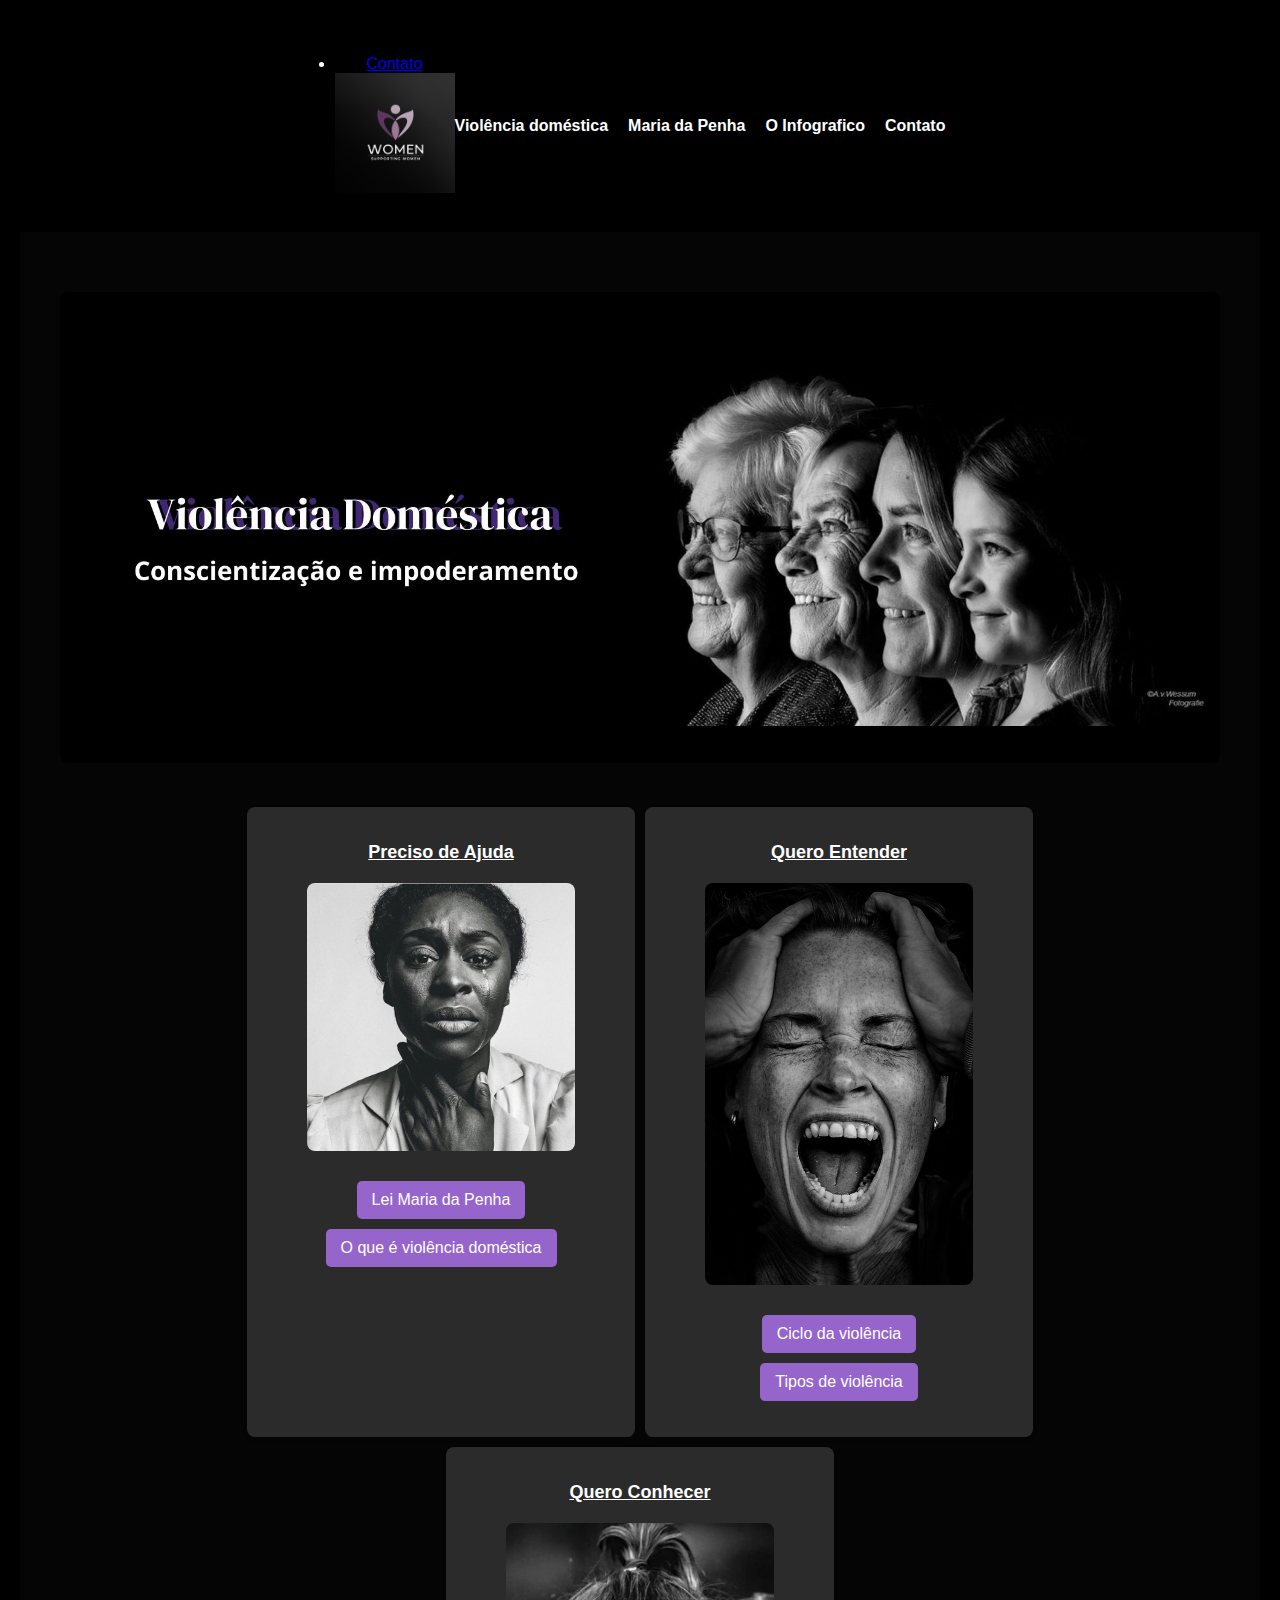
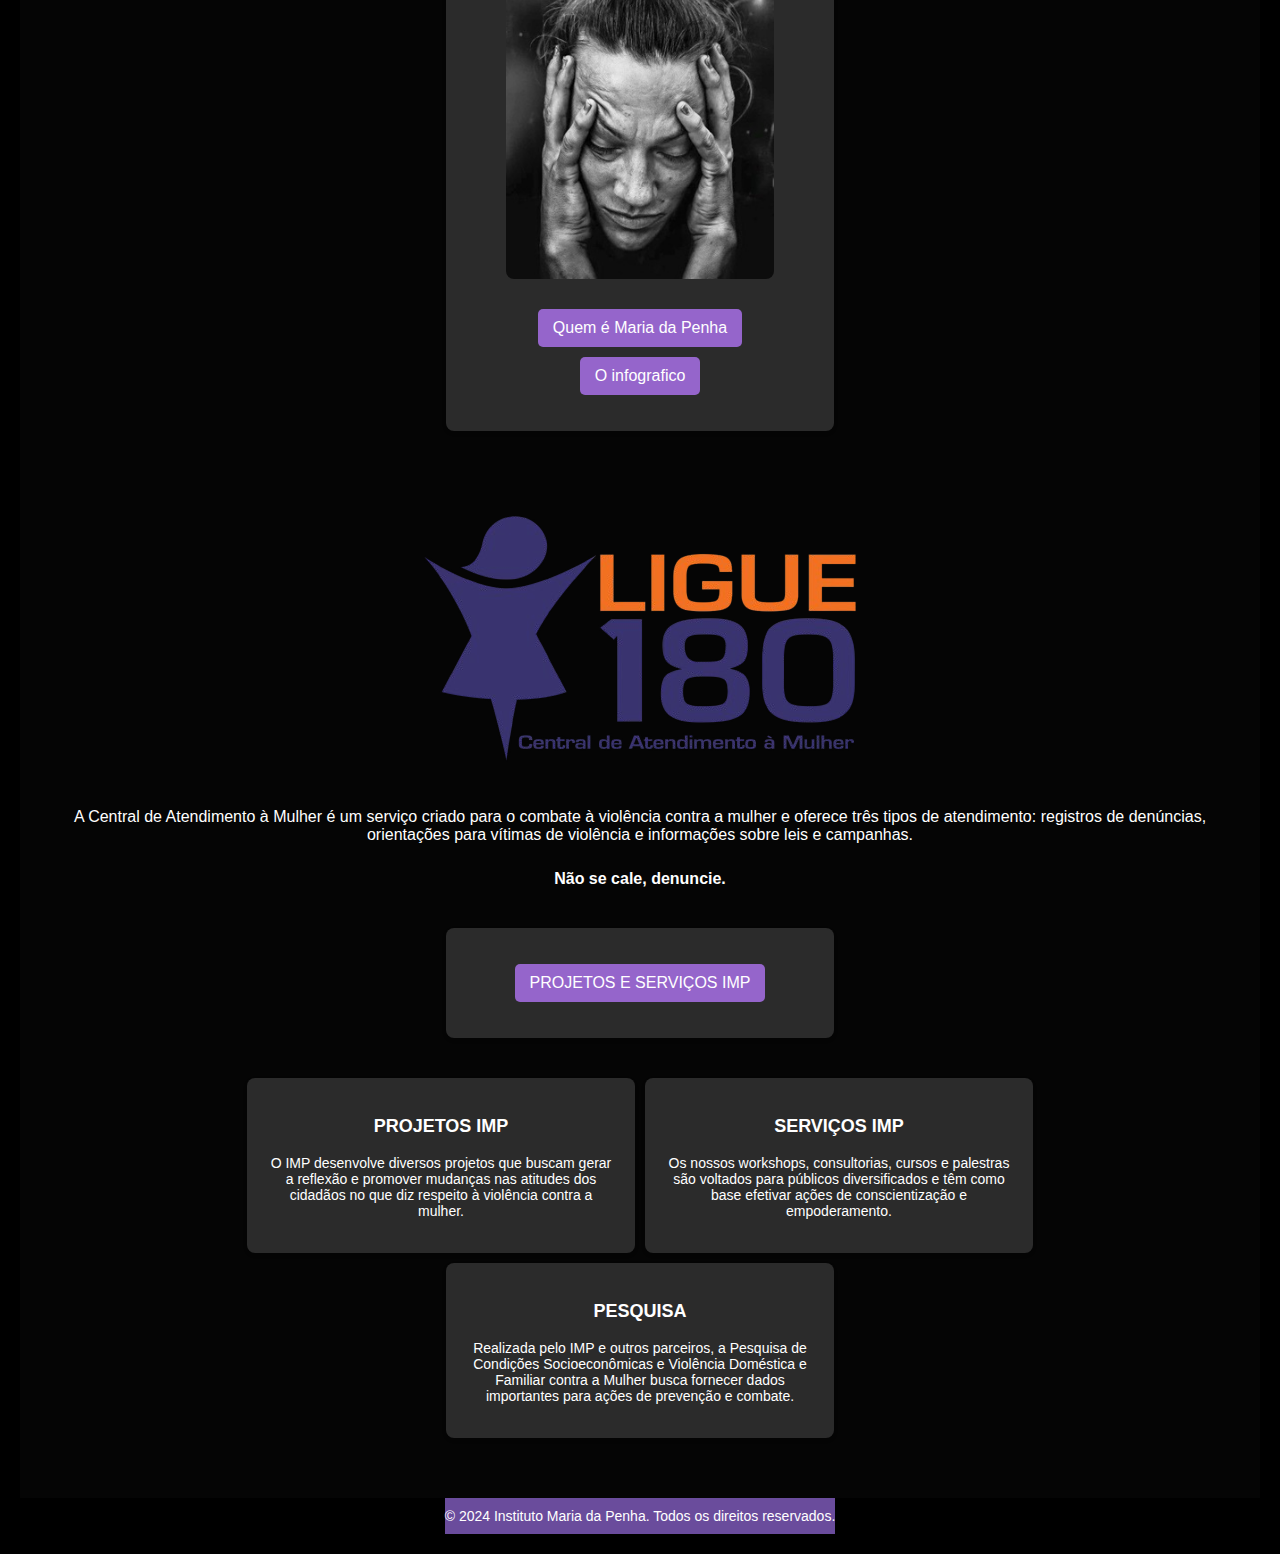
<file: index.html>
<!DOCTYPE html>
<html lang="pt-br">
<head>
  <meta charset="UTF-8">
  <meta name="viewport" content="width=device-width, initial-scale=1.0">
  <title>Instituto Maria da Penha</title>
  <link rel="stylesheet" href="CSS/style.css">
</head>
<body>

  <!-- Cabeçalho principal com navegação -->
  <header>
    <nav class="modern-header">
      <div class="nav-left">
        <li><a href="Contato.html">Contato</a></li><img src="IMG/TelaInicial/LOGO.jpg" alt="Logo do Instituto Maria da Penha" class="logo">
      </div>
      <div class="nav-center">
        <ul>
          <li><a href="ViolenciaDomestica.html">Violência doméstica</a></li>
          <li><a href="#">Maria da Penha</a></li>
          <li><a href="Infografico.html">O Infografico</a></li>
          <li><a href="Contato.html">Contato</a></li>
        </ul>
      </div>
    </nav>
  </header>

  <!-- Seção principal com imagem inicial -->
  <main>
    <section class="image-section">
      <figure>
        <img src="IMG/TelaInicial/violência.jpg" alt="Grupo de mulheres representando força e união">
      </figure>
    </section>
      <section>
        <article>
          <h2>Preciso de Ajuda</h2>
          <figure>
            <img src="IMG/Paginas/1.jpg" alt="Imagem de mulher buscando ajuda">
          </figure>
          <ul>
            <li><a href="leiaMaria.html">Lei Maria da Penha</a></li>
            <li><a href="ViolenciaDomestica.html">O que é violência doméstica</a></li>
          </ul>
        </article>
        <article>
          <h2>Quero Entender</h2>
          <figure>
            <img src="IMG/Paginas/2.jpg" alt="Imagem de mãos unidas representando apoio">
          </figure>
          <ul>
            <li><a href="ViolenciaDomestica.html">Ciclo da violência</a></li>
            <li><a href="ViolenciaDomestica.html">Tipos de violência</a></li>
          </ul>
        </article>
        <article>
          <h2>Quero Conhecer</h2>
          <figure>
            <img src="IMG/Paginas/3.jpg" alt="Imagem de Maria da Penha">
          </figure>
          <ul>
            <li><a href="LeiaMaria.html">Quem é Maria da Penha</a></li>
            <li><a href="Infografico.html">O infografico</a></li>
          </ul>
        </article>
      </section>
    <!-- Informações adicionais sobre a Central de Atendimento -->
    <section>
      <img src="IMG/TelaInicial/180V-removebg-preview.png" alt="Ligue 180">
      <p>
        A Central de Atendimento à Mulher é um serviço criado para o combate à violência contra a mulher e oferece três tipos de atendimento: registros de denúncias, orientações para vítimas de violência e informações sobre leis e campanhas.
      </p>
      <strong>Não se cale, denuncie.</strong>
    </section>

    <!-- Sessão de projetos e serviços -->
    <section>
      <article><ul>
      <li><a href="projetosServiços.html">PROJETOS E SERVIÇOS IMP</a></li>
    </ul>
  </article>
    </section>
    <section>
      <article>
        <h3>PROJETOS IMP</h3>
        <p>O IMP desenvolve diversos projetos que buscam gerar a reflexão e promover mudanças nas atitudes dos cidadãos no que diz respeito à violência contra a mulher.</p>
      </article>
      <article>
        <h3>SERVIÇOS IMP</h3>
        <p>Os nossos workshops, consultorias, cursos e palestras são voltados para públicos diversificados e têm como base efetivar ações de conscientização e empoderamento.</p>
      </article>
      <article>
        <h3>PESQUISA</h3>
        <p>Realizada pelo IMP e outros parceiros, a Pesquisa de Condições Socioeconômicas e Violência Doméstica e Familiar contra a Mulher busca fornecer dados importantes para ações de prevenção e combate.</p>
      </article>
    </section>
  </main>

  <!-- Rodapé -->
  <footer>
    <p>&copy; 2024 Instituto Maria da Penha. Todos os direitos reservados.</p>
  </footer>

</body>
</html>
</file>
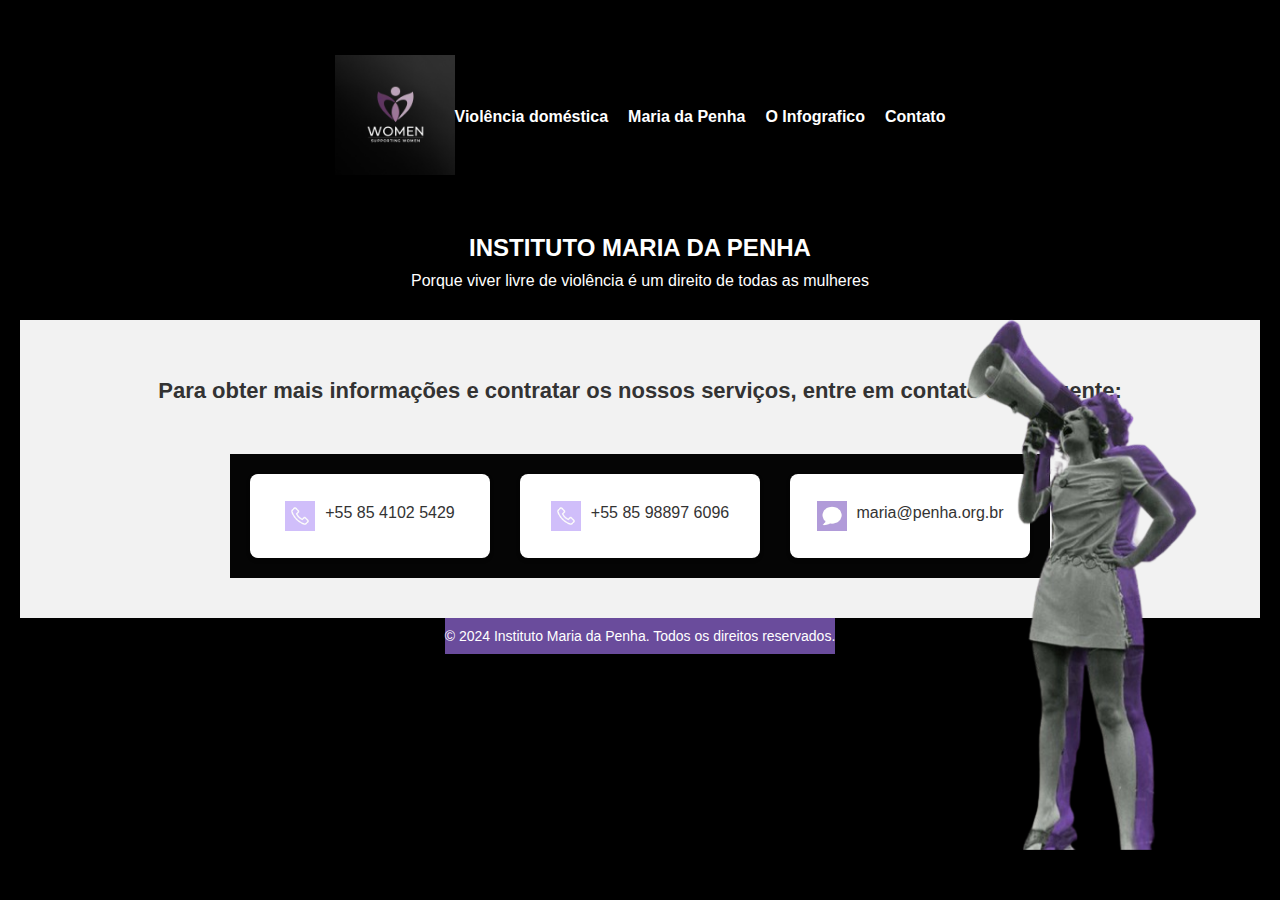
<file: Contato.html>
<!DOCTYPE html>
<html lang="pt-br">
<head>
  <meta charset="UTF-8">
  <meta name="viewport" content="width=device-width, initial-scale=1.0">
  <title>Instituto Maria da Penha</title>
  <link rel="stylesheet" href="CSS/style.css">
</head>
<body>
  <!-- Cabeçalho principal com navegação -->
  <header>
    <nav class="modern-header">
      <div class="nav-left">
        <img src="IMG/TelaInicial/LOGO.jpg" alt="Logo do Instituto Maria da Penha" class="logo">
      </div>
      <div class="nav-center">
        <ul>
          <li><a href="ViolenciaDomestica.html">Violência doméstica</a></li>
          <li><a href="#">Maria da Penha</a></li>
          <li><a href="Infografico.html">O Infografico</a></li>
          <li><a href="Contato.html">Contato</a></li>
        </ul>
      </div>
    </nav>
  </header>

  <!-- Cabeçalho principal -->
  <header>
    <h1>INSTITUTO MARIA DA PENHA</h1>
    <p>Porque viver livre de violência é um direito de todas as mulheres</p>
  </header>

  <!-- Seção de Contato -->
  <section class="contact-info">
    <h2>Para obter mais informações e contratar os nossos serviços, entre em contato com a gente:</h2>
    <section class="contact-details">
      <section class="phone">
        <img src="IMG/Contato/telefone.jpg" alt="Ícone de telefone">
        <p>+55 85 4102 5429</p>
      </section>
      <section class="phone">
        <img src="IMG/Contato/telefone.jpg" alt="Ícone de telefone">
        <p>+55 85 98897 6096</p>
      </section>
      <section class="email">
        <img src="IMG/Contato/msg.jpg" alt="Ícone de email">
        <p>maria@penha.org.br</p>
      </section>
    </section>
  </section>

  <!-- Imagem no canto inferior direito -->
  <img src="IMG/Projeto/Mulher.png" alt="Imagem no canto inferior direito" class="corner-image">

  <!-- Rodapé -->
  <footer>
    <p>&copy; 2024 Instituto Maria da Penha. Todos os direitos reservados.</p>
  </footer>

</body>
</html>
</file>
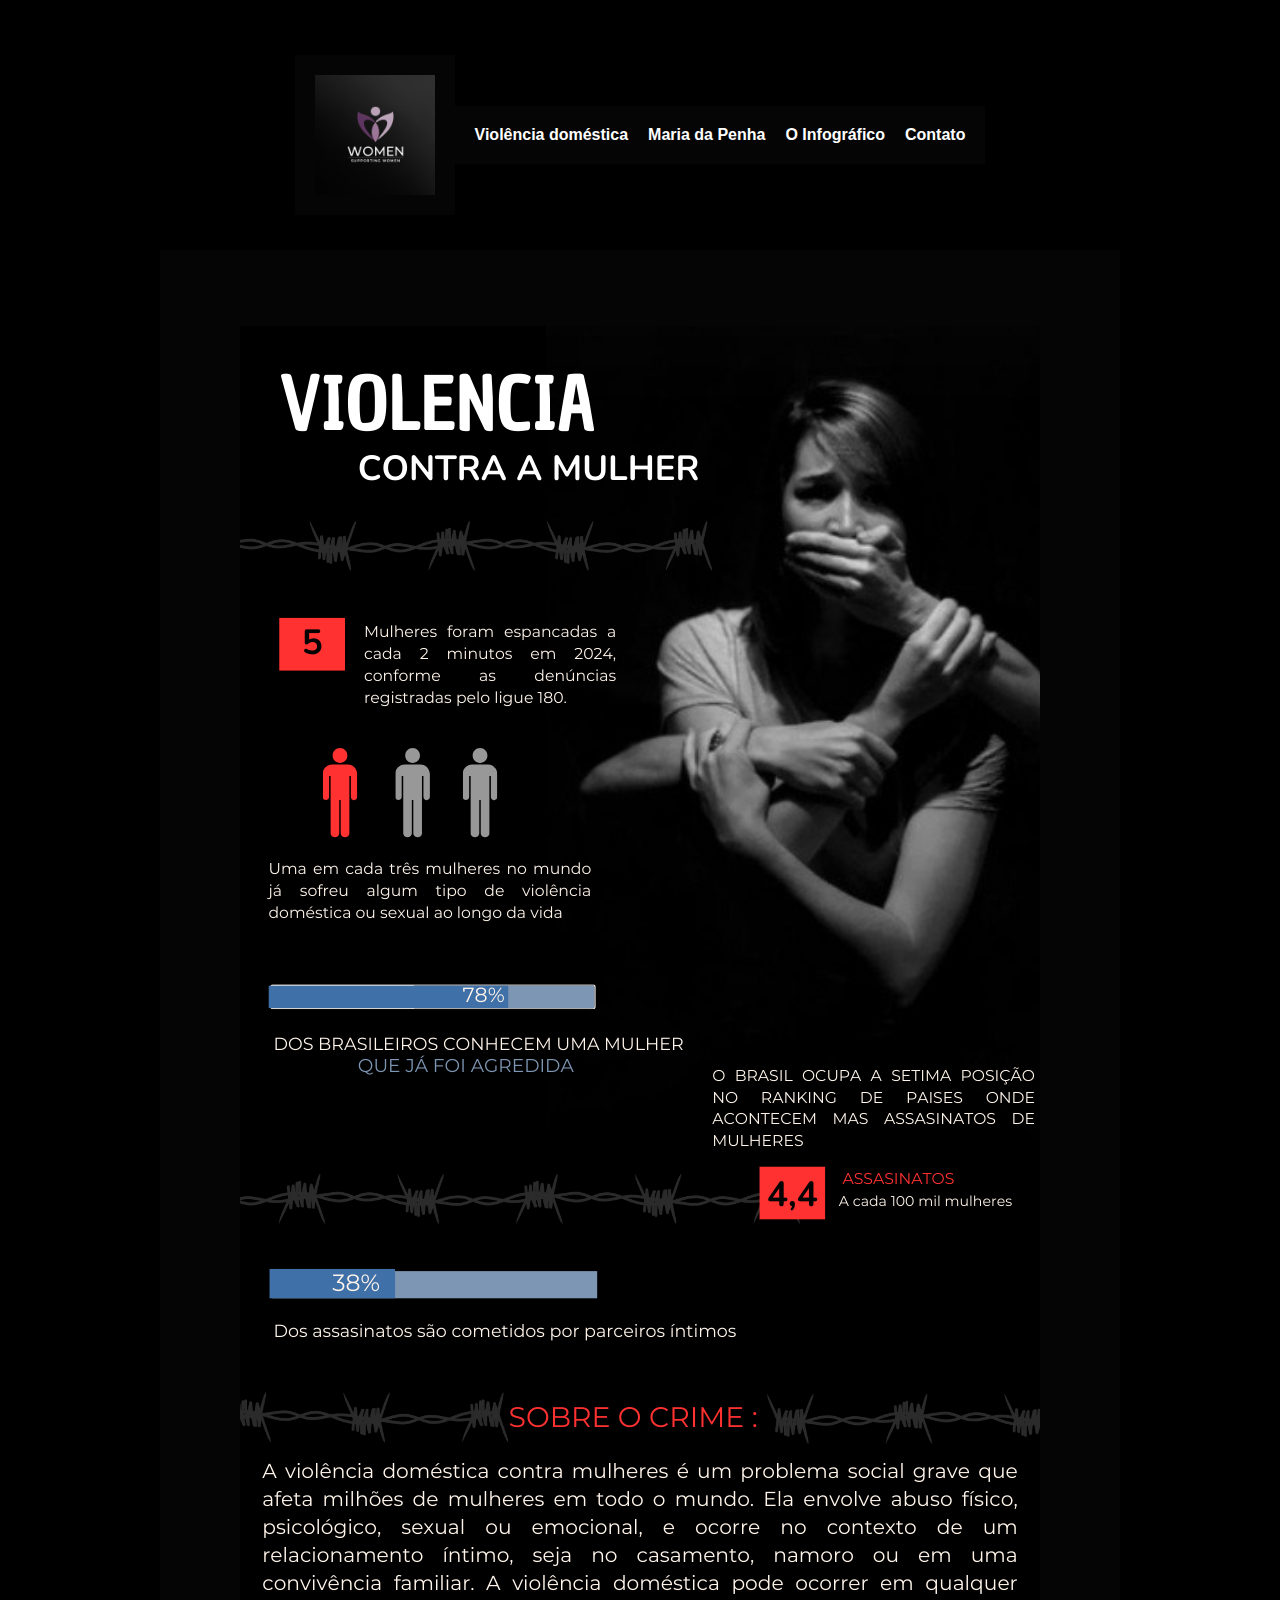
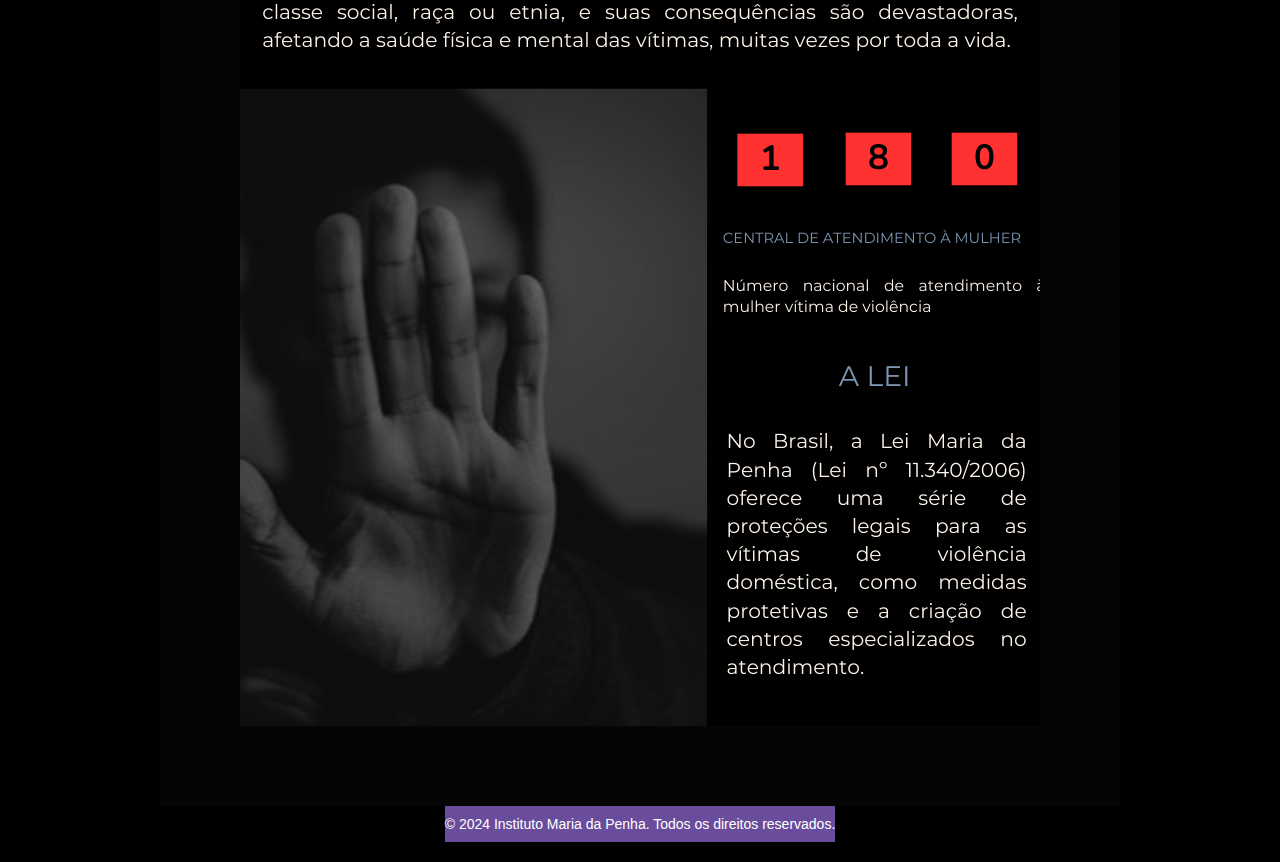
<file: Infografico.html>
<!DOCTYPE html>
<html lang="pt-br">
<head>
  <meta charset="UTF-8">
  <meta name="viewport" content="width=device-width, initial-scale=1.0">
  <title>Instituto Maria da Penha</title>
  <link rel="stylesheet" href="CSS/style.css">
</head>
<body>

  <!-- Cabeçalho principal com navegação -->
  <header>
    <nav class="modern-header">
      <section class="nav-left">
        <img src="IMG/TelaInicial/LOGO.jpg" alt="Logo do Instituto Maria da Penha" class="logo">
      </section>
      <section class="nav-center">
        <ul>
          <li><a href="#">Violência doméstica</a></li>
          <li><a href="#">Maria da Penha</a></li>
          <li><a href="#">O Infográfico</a></li>
          <li><a href="Contato.html">Contato</a></li>
        </ul>
      </section>
    </nav>
  </header>

  <!-- Seção de Infográfico -->
  <main>
    <section class="infographic-section">
      <figure>
        <img src="IMG/Infografico/Infograficos.png" alt="Infográfico sobre a Lei Maria da Penha">
      </figure>
    </section>
  </main>

  <!-- Rodapé -->
  <footer>
    <p>&copy; 2024 Instituto Maria da Penha. Todos os direitos reservados.</p>
  </footer>

</body>
</html>
</file>
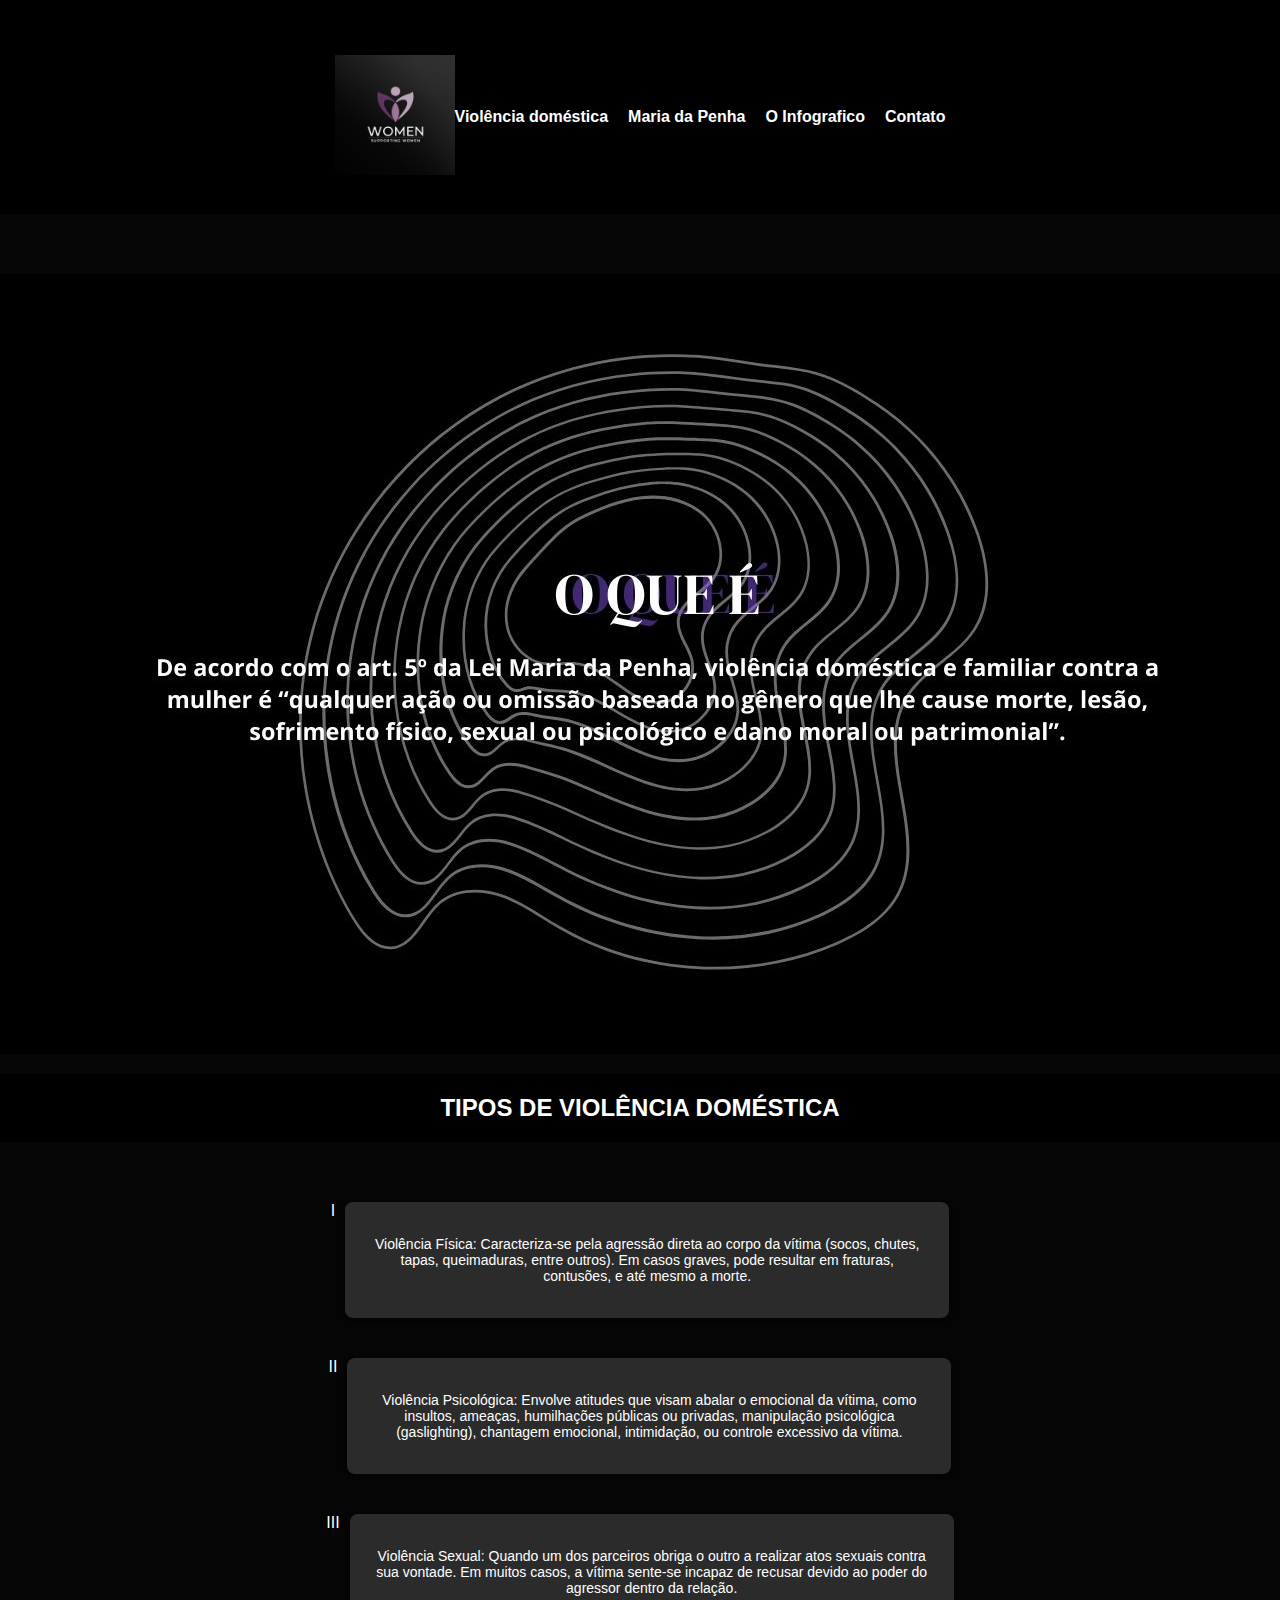
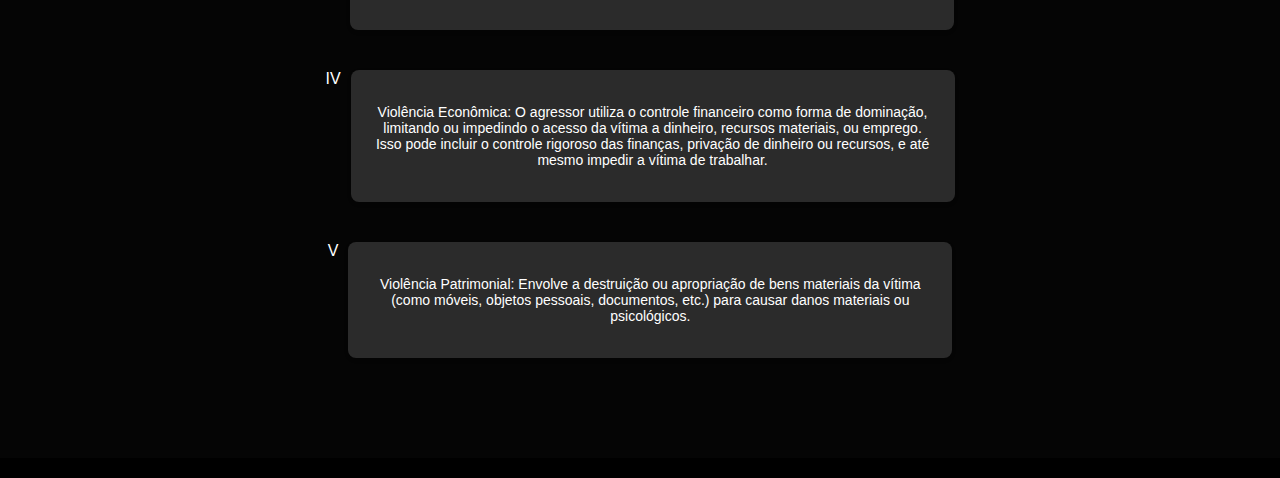
<file: ViolenciaDomestica.html>
<!DOCTYPE html>
<html lang="pt-br">
<head>
    <meta charset="UTF-8">
    <meta name="viewport" content="width=device-width, initial-scale=1.0">
    <title>Violência Doméstica</title>
    <link rel="stylesheet" href="CSS/style.css">
</head>
<header>
    <nav class="modern-header">
      <div class="nav-left">
        <img src="IMG/TelaInicial/LOGO.jpg" alt="Logo do Instituto Maria da Penha" class="logo">
      </div>
      <div class="nav-center">
        <ul>
          <li><a href="#">Violência doméstica</a></li>
          <li><a href="#">Maria da Penha</a></li>
          <li><a href="Infografico.html">O Infografico</a></li>
          <li><a href="Contato.html">Contato</a></li>
        </ul>
      </div>
    </nav>
  </header>

    <main>
        <!-- Imagem em destaque -->
        <section class="banner">
            <img src="IMG/oque é/violência (1).jpg" alt="Descrição da imagem">
        </section>
        
        <header>
            <h1>TIPOS DE VIOLÊNCIA DOMÉSTICA</h1>
        </header>
        <main>
            <section class="content">
                <aside class="circle">I</aside>
                <article class="text-box">
                    <p>
                        Violência Física: Caracteriza-se pela agressão direta ao corpo da vítima (socos, chutes, tapas, queimaduras, entre outros). Em casos graves, pode resultar em fraturas, contusões, e até mesmo a morte.
                    </p>
                </article>
            </section>
            <section class="content">
                <aside class="circle">II</aside>
                <article class="text-box">
                    <p>
                        Violência Psicológica: Envolve atitudes que visam abalar o emocional da vítima, como insultos, ameaças, humilhações públicas ou privadas, manipulação psicológica (gaslighting), chantagem emocional, intimidação, ou controle excessivo da vítima.
                    </p>
                </article>
            </section>
            <section class="content">
                <aside class="circle">III</aside>
                <article class="text-box">
                    <p>
                        Violência Sexual: Quando um dos parceiros obriga o outro a realizar atos sexuais contra sua vontade. Em muitos casos, a vítima sente-se incapaz de recusar devido ao poder do agressor dentro da relação.
                    </p>
                </article>
            </section>

            <section class="content">
                <aside class="circle">IV</aside>
                <article class="text-box">
                    <p>
                        Violência Econômica: O agressor utiliza o controle financeiro como forma de dominação, limitando ou impedindo o acesso da vítima a dinheiro, recursos materiais, ou emprego. Isso pode incluir o controle rigoroso das finanças, privação de dinheiro ou recursos, e até mesmo impedir a vítima de trabalhar.
                    </p>
                </article>
            </section>

            <section class="content">
                <aside class="circle">V</aside>
                <article class="text-box">
                    <p>
                        Violência Patrimonial: Envolve a destruição ou apropriação de bens materiais da vítima (como móveis, objetos pessoais, documentos, etc.) para causar danos materiais ou psicológicos.
                    </p>
                </article>
            </section>
            
        
        </main>
    </body>
    </html>
</file>
<file: CSS/style.css>
/* Estilo geral do corpo */
body {
  font-family: Arial, sans-serif;
  margin: 0;
  padding: 0;
  background-color: #000000; /* Fundo preto */
  color: #FFFFFF; /* Fontes brancas */
  text-align: center;
  display: flex;
  flex-direction: column;
  align-items: center;
  padding: 20px;
}

/* Cabeçalho */
header {
  background-color: #000000; /* Fundo preto */
  padding: 20px;
  text-align: center;
}

header h1 {
  margin: 0;
  font-size: 24px;
  color: #FFFFFF; /* Fontes brancas */
}

header img {
  width: 150px;
  height: auto;
}

header p {
  margin: 10px 0;
  font-size: 16px;
  color: #FFFFFF;
}

header strong {
  color: #e74c3c; /* Destaque em vermelho */
  font-size: 18px;
}

/* Navegação */
.modern-header {
  display: flex;
  justify-content: space-between;
  align-items: center;
  background-color: #000000; /* Fundo preto */
  padding: 15px 20px;
}

.nav-left .logo {
  width: 120px;
  height: auto;
}

.nav-center {
  flex: 1;
  text-align: center;
}

.nav-center ul {
  list-style-type: none;
  display: inline-flex;
  gap: 20px;
  margin: 0;
  padding: 0;
}

.nav-center ul li a {
  color: #FFFFFF; /* Fontes brancas */
  text-decoration: none;
  font-weight: bold;
}

.nav-center ul li a:hover {
  text-decoration: underline;
  color: #c07ac9; /* Cor de destaque */
}

/* Seções principais */
main {
  background-color: #050505; /* Cinza escuro */
  padding: 40px 20px;
}

main h2 {
  color: #FFFFFF; /* Fontes brancas */
  font-size: 24px;
  text-decoration: underline;
  margin-bottom: 20px;
}

/* Seção de imagens */
.image-section figure {
  margin: 0;
}

.image-section img {
  width: 100%;
  height: auto;
  border-radius: 8px;
}

/* Layout da seção */
section {
  display: flex;
  justify-content: center;
  gap: 10px;
  flex-wrap: wrap;
  background-color: #050505; /* Cinza escuro */
  padding: 20px;
}

/* Artigo (caixa de conteúdo) */
article {
  background-color: #2B2B2B; /* Cinza escuro */
  border-radius: 8px;
  padding: 20px;
  width: 30%;
  box-shadow: 0 2px 4px rgba(0, 0, 0, 0.1);
}

article h2, article h3 {
  font-size: 18px;
  color: #FFFFFF; /* Fontes brancas */
}

article img {
  width: 100%;
  height: auto;
  border-radius: 8px;
  margin-bottom: 10px;
}

article p {
  font-size: 14px;
  color: #FFFFFF; /* Fontes brancas */
}

article ul {
  list-style: none;
  padding: 0;
}

article ul li {
  margin: 10px 0;
}

article ul li a {
  text-decoration: none;
  color: #FFFFFF; /* Fontes brancas */
  background-color: #9565cb;
  padding: 10px 15px;
  border-radius: 5px;
  display: inline-block;
}

article ul li a:hover {
  background-color: #d07ee3;
}

/* Responsividade */
@media (max-width: 768px) {
  .modern-header {
    flex-direction: column;
    align-items: center;
  }

  .nav-center ul {
    flex-direction: column;
    gap: 10px;
  }

  .nav-left {
    margin-bottom: 10px;
  }

  main {
    padding: 20px;
  }

  article {
    width: 100%;
  }
}

/* Estilo para a imagem no canto inferior direito */
.corner-image {
  position: fixed;
  bottom: 50px;
  right: 50px;
  z-index: 1000;
  width: 400px; /* Ajuste o tamanho conforme necessário */
  height: auto;
}
/* Estilos para a seção de contato */
.contact-info {
  padding: 40px 20px;
  background-color: #F2F2F2;
  text-align: center;
}

.contact-info h2 {
  font-size: 22px;
  margin-bottom: 20px;
  color: #333;
}

/* Estilos gerais para os detalhes de contato */
.contact-details {
  display: flex;
  justify-content: center;
  gap: 30px;
  flex-wrap: wrap;
  margin-top: 20px;
}

/* Estilo para cada item de contato */
.contact-details section {
  background-color: #FFFFFF;
  padding: 20px;
  border-radius: 8px;
  box-shadow: 0 2px 5px rgba(0, 0, 0, 0.1);
  width: 200px;
  text-align: center;
  display: flex;
  align-items: center;
  gap: 10px;
}

/* Estilo para os ícones */
.contact-details img {
  width: 30px; /* Tamanho pequeno para os ícones */
  height: 30px;
  object-fit: contain; /* Ajusta a imagem para caber dentro do tamanho especificado */
}

/* Estilo para o texto dentro da seção de contato */
.contact-details p {
  font-size: 16px;
  margin-top: 10px;
  color: #333;
}


/* Rodapé */
footer {
  background-color: #6a4c9c; /* Cor roxa */
  color: #FFFFFF;
  padding: 10px 0;
}

footer p {
  margin: 0;
  font-size: 14px;
}
</file>
